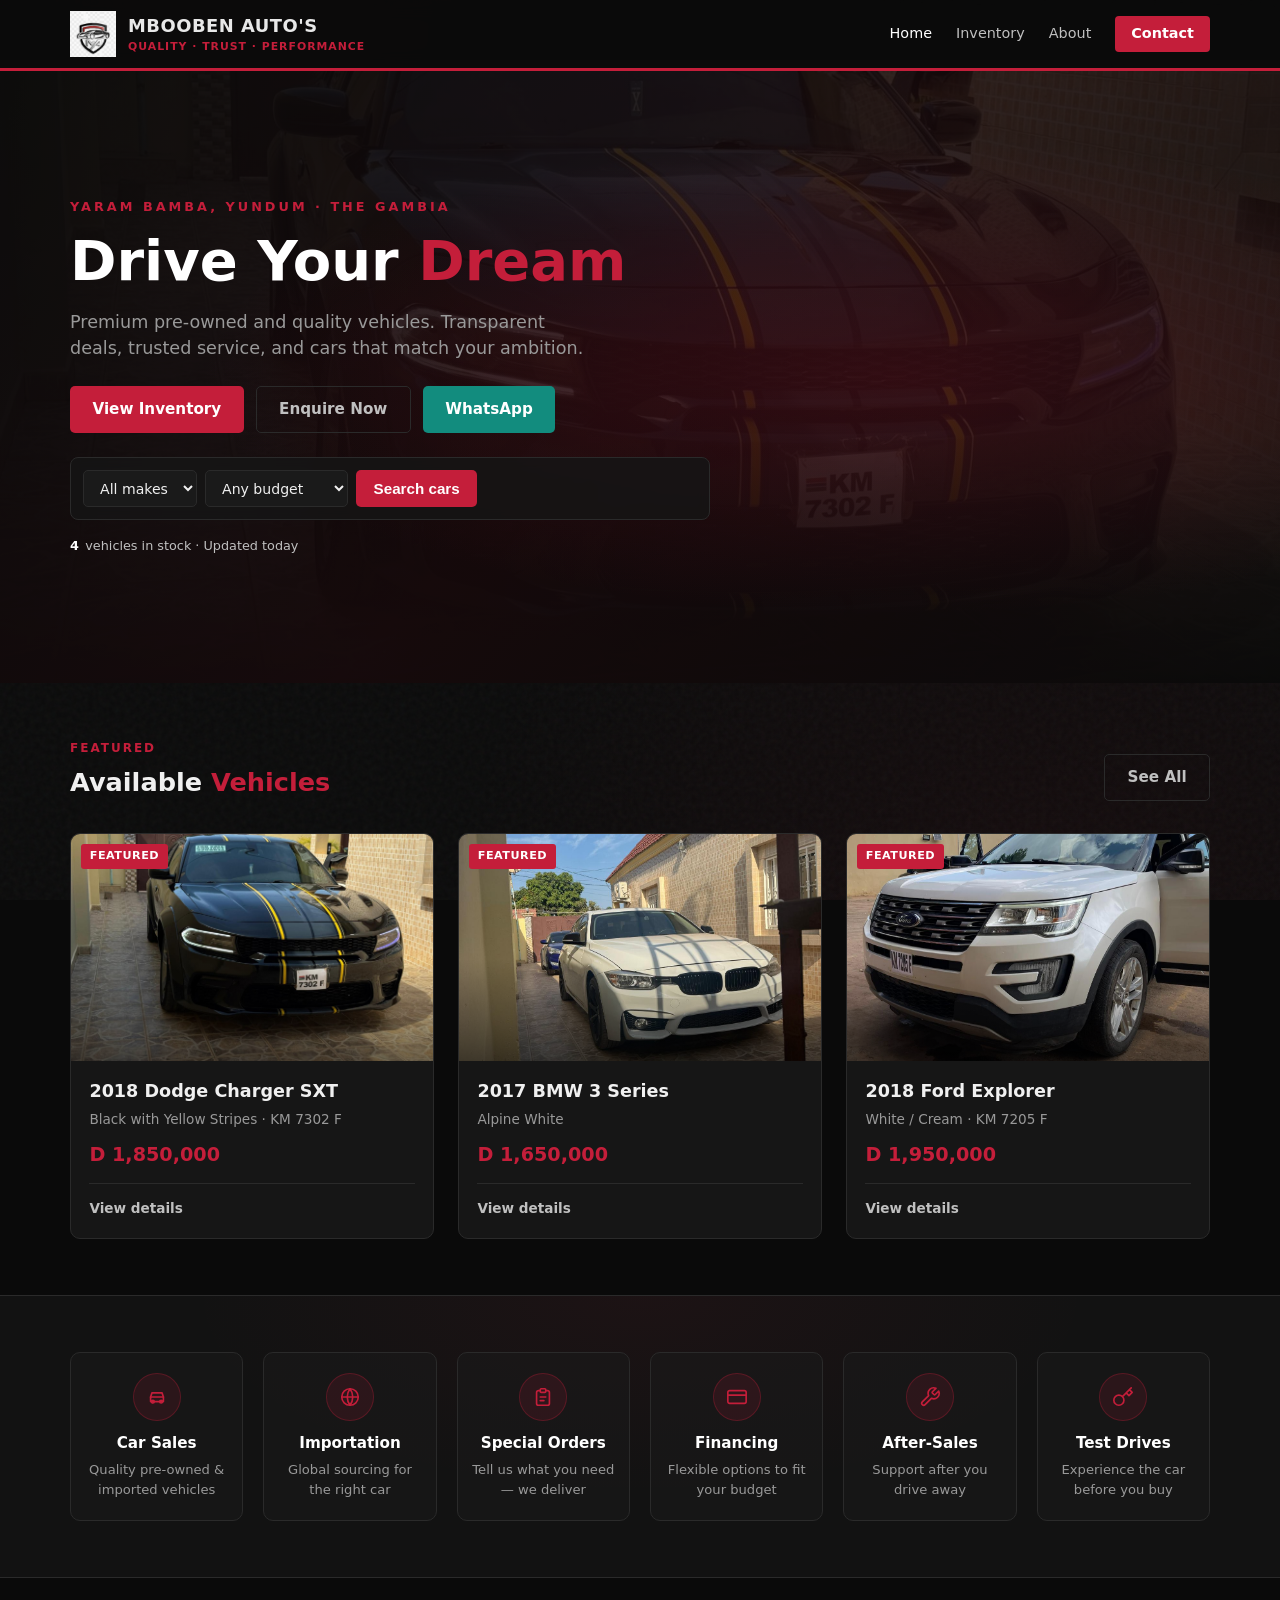
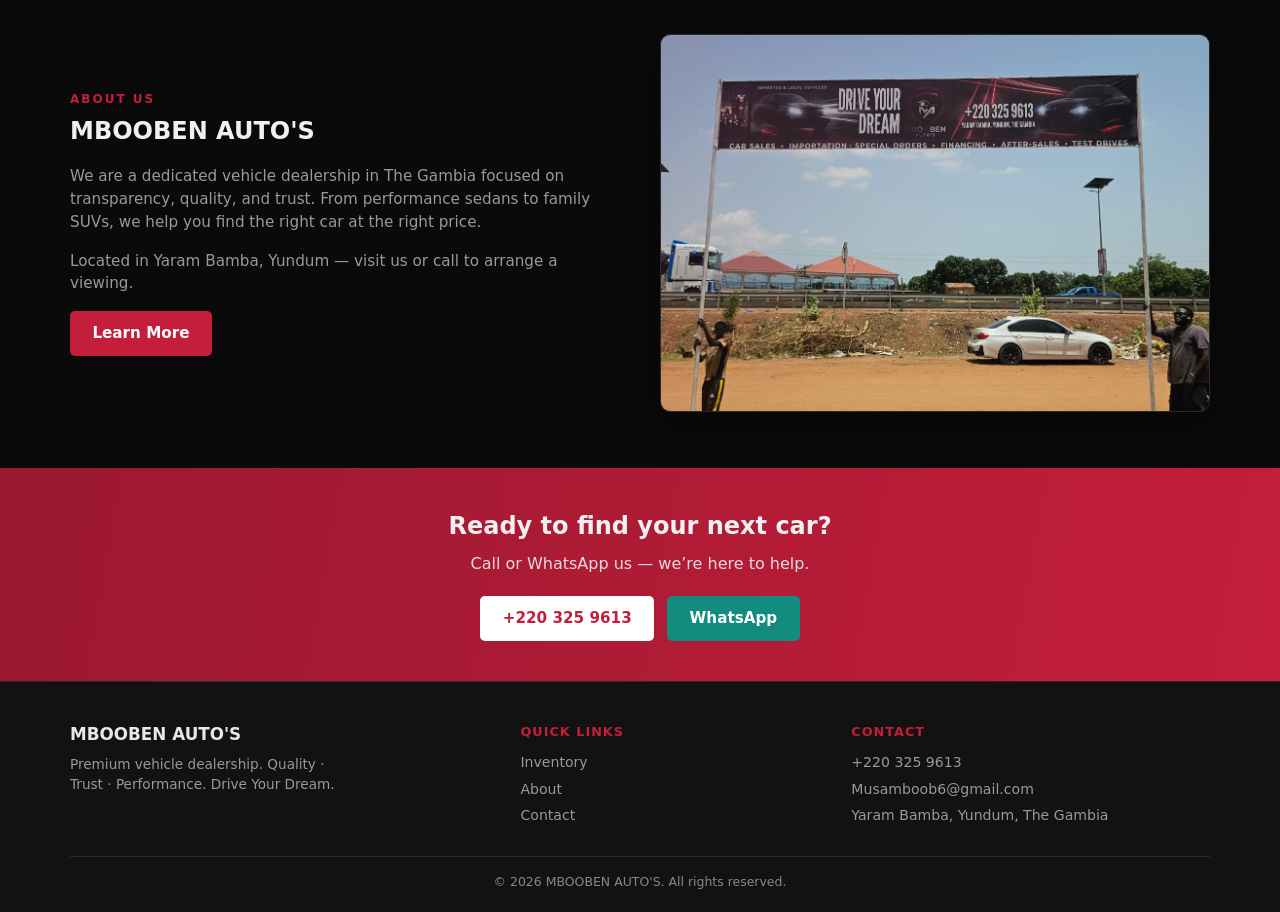
<file: index.html>
<!DOCTYPE html>
<html lang="en">
<head>
  <meta charset="UTF-8" />
  <meta name="viewport" content="width=device-width, initial-scale=1" />
  <title>MBOOBEN AUTO'S — Drive Your Dream | The Gambia</title>
  <meta name="description" content="MBOOBEN AUTO'S — Premium vehicle dealership in Yaram Bamba, Yundum, The Gambia. Quality cars, trust, and performance." />
  <link rel="icon" type="image/png" sizes="32x32" href="public/images/favicon-32.png" />
  <link rel="icon" type="image/png" sizes="16x16" href="public/images/favicon-16.png" />
  <link rel="apple-touch-icon" href="public/images/favicon-180.png" />
  <link rel="stylesheet" href="css/style.css" />
</head>
<body>
  <header class="site-header">
    <div class="container header-inner">
      <a href="index.html" class="logo-link">
        <img class="logo-emblem" src="public/images/logo-emblem.png" alt="MBOOBEN AUTO'S" />
        <div class="brand-text">
          <strong>MBOOBEN AUTO'S</strong>
          <span>QUALITY · TRUST · PERFORMANCE</span>
        </div>
      </a>
      <button class="menu-toggle" id="menuToggle" aria-label="Menu">☰</button>
      <nav class="nav" id="mainNav">
        <a href="index.html" class="active">Home</a>
        <a href="inventory.html">Inventory</a>
        <a href="about.html">About</a>
        <a href="contact.html" class="btn-nav">Contact</a>
      </nav>
    </div>
  </header>

  <section class="hero">
    <div class="hero-bg" style="background-image: url('public/images/charger-2.jpg')"></div>
    <div class="container hero-content">
      <div class="hero-tag animate-in">Yaram Bamba, Yundum · The Gambia</div>
      <h1 class="animate-in delay-1">Drive Your <span>Dream</span></h1>
      <p class="animate-in delay-2">
        Premium pre-owned and quality vehicles. Transparent deals, trusted service,
        and cars that match your ambition.
      </p>
      <div class="hero-actions animate-in delay-2">
        <a href="inventory.html" class="btn btn-primary">View Inventory</a>
        <a href="contact.html" class="btn btn-outline">Enquire Now</a>
        <a href="https://wa.me/2203259613" class="btn btn-wa" target="_blank" rel="noopener">WhatsApp</a>
      </div>
      <form class="quick-search animate-in delay-3" action="inventory.html" method="get">
        <select name="make" aria-label="Make">
          <option value="">All makes</option>
          <option>Dodge</option>
          <option>BMW</option>
          <option>Ford</option>
        </select>
        <select name="budget" aria-label="Budget">
          <option value="">Any budget</option>
          <option value="1500000">Under D 1.5M</option>
          <option value="2000000">Under D 2M</option>
          <option value="3000000">Under D 3M</option>
        </select>
        <button type="submit" class="btn btn-primary">Search cars</button>
      </form>
      <div class="stock-badge animate-in delay-3">
        <strong id="stockCount">4</strong> vehicles in stock · Updated today
      </div>
    </div>
  </section>

  <section class="section">
    <div class="container">
      <div class="section-header">
        <div>
          <div class="section-label">Featured</div>
          <h2>Available <span>Vehicles</span></h2>
        </div>
        <a href="inventory.html" class="btn btn-outline">See All</a>
      </div>
      <div class="cars-grid" id="featuredCars"></div>
    </div>
  </section>

  <section class="section features">
    <div class="container">
      <div class="features-grid">
        <div class="feature-item">
          <div class="feature-icon"><svg viewBox="0 0 24 24"><path d="M5 17h14v-5H5v5z"/><path d="M5 12l1.5-4.5h11L19 12"/><circle cx="7.5" cy="17" r="1.5"/><circle cx="16.5" cy="17" r="1.5"/></svg></div>
          <h4>Car Sales</h4>
          <p>Quality pre-owned &amp; imported vehicles</p>
        </div>
        <div class="feature-item">
          <div class="feature-icon"><svg viewBox="0 0 24 24"><circle cx="12" cy="12" r="9"/><path d="M3 12h18M12 3a15 15 0 0 1 0 18M12 3a15 15 0 0 0 0 18"/></svg></div>
          <h4>Importation</h4>
          <p>Global sourcing for the right car</p>
        </div>
        <div class="feature-item">
          <div class="feature-icon"><svg viewBox="0 0 24 24"><path d="M9 5H7a2 2 0 0 0-2 2v12a2 2 0 0 0 2 2h10a2 2 0 0 0 2-2V7a2 2 0 0 0-2-2h-2"/><rect x="9" y="3" width="6" height="4" rx="1"/><path d="M9 12h6M9 16h4"/></svg></div>
          <h4>Special Orders</h4>
          <p>Tell us what you need — we deliver</p>
        </div>
        <div class="feature-item">
          <div class="feature-icon"><svg viewBox="0 0 24 24"><rect x="2" y="5" width="20" height="14" rx="2"/><path d="M2 10h20"/></svg></div>
          <h4>Financing</h4>
          <p>Flexible options to fit your budget</p>
        </div>
        <div class="feature-item">
          <div class="feature-icon"><svg viewBox="0 0 24 24"><path d="M14.7 6.3a1 1 0 0 0 0 1.4l1.6 1.6a1 1 0 0 0 1.4 0l3.77-3.77a6 6 0 0 1-7.94 7.94l-6.91 6.91a2.12 2.12 0 0 1-3-3l6.91-6.91a6 6 0 0 1 7.94-7.94l-3.76 3.76z"/></svg></div>
          <h4>After-Sales</h4>
          <p>Support after you drive away</p>
        </div>
        <div class="feature-item">
          <div class="feature-icon"><svg viewBox="0 0 24 24"><path d="M21 2l-2 2m-7.61 7.61a5.5 5.5 0 1 1-7.78 7.78 5.5 5.5 0 0 1 7.78-7.78zm0 0L15.5 7.5m0 0l3 3L22 7l-3-3m-3.5 3.5L19 4"/></svg></div>
          <h4>Test Drives</h4>
          <p>Experience the car before you buy</p>
        </div>
      </div>
    </div>
  </section>

  <section class="section">
    <div class="container about-preview">
      <div>
        <div class="section-label">About Us</div>
        <h2>MBOOBEN AUTO'S</h2>
        <p>
          We are a dedicated vehicle dealership in The Gambia focused on transparency,
          quality, and trust. From performance sedans to family SUVs, we help you
          find the right car at the right price.
        </p>
        <p>
          Located in Yaram Bamba, Yundum — visit us or call to arrange a viewing.
        </p>
        <a href="about.html" class="btn btn-primary">Learn More</a>
      </div>
      <div class="img-wrap">
        <img src="public/images/banner-outdoor.jpg" alt="MBOOBEN AUTO'S roadside banner" loading="lazy" />
      </div>
    </div>
  </section>

  <section class="cta-band">
    <div class="container">
      <h2>Ready to find your next car?</h2>
      <p>Call or WhatsApp us — we’re here to help.</p>
      <a href="tel:+2203259613" class="btn">+220 325 9613</a>
      <a href="https://wa.me/2203259613" class="btn" style="margin-left:0.5rem;background:#128C7E;color:#fff" target="_blank" rel="noopener">WhatsApp</a>
    </div>
  </section>

  <footer class="site-footer">
    <div class="container">
      <div class="footer-grid">
        <div class="footer-brand">
          <strong>MBOOBEN AUTO'S</strong>
          <p>Premium vehicle dealership. Quality · Trust · Performance. Drive Your Dream.</p>
        </div>
        <div class="footer-col">
          <h4>Quick Links</h4>
          <a href="inventory.html">Inventory</a>
          <a href="about.html">About</a>
          <a href="contact.html">Contact</a>
        </div>
        <div class="footer-col">
          <h4>Contact</h4>
          <p>+220 325 9613</p>
          <p>Musamboob6@gmail.com</p>
          <p>Yaram Bamba, Yundum, The Gambia</p>
        </div>
      </div>
      <div class="footer-bottom">© 2026 MBOOBEN AUTO'S. All rights reserved.</div>
    </div>
  </footer>

  <div class="mobile-bar">
    <a class="call" href="tel:+2203259613">Call</a>
    <a class="wa" href="https://wa.me/2203259613" target="_blank" rel="noopener">WhatsApp</a>
  </div>

  <script src="js/cars.js"></script>
  <script src="js/main.js"></script>
  <script>
    document.getElementById('stockCount').textContent = CARS.filter(c => c.status === 'available').length;
    document.getElementById('featuredCars').innerHTML = CARS.filter(c => c.featured)
      .map(car => `
        <article class="car-card">
          <a href="car.html?id=${car.id}">
            <div class="car-card-img">
              <img src="public/${car.images[0]}" alt="${car.make} ${car.model}" loading="lazy" />
              ${car.featured ? '<span class="car-badge">Featured</span>' : ''}
            </div>
            <div class="car-card-body">
              <h3>${car.year} ${car.make} ${car.model}</h3>
              <div class="car-meta">${car.color}${car.plate ? ' · ' + car.plate : ''}</div>
              <div class="car-price">${formatPrice(car.price)}</div>
              <div class="car-card-footer">
                <span class="link">View details</span>
              </div>
            </div>
          </a>
        </article>
      `).join('');
  </script>
</body>
</html>
</file>
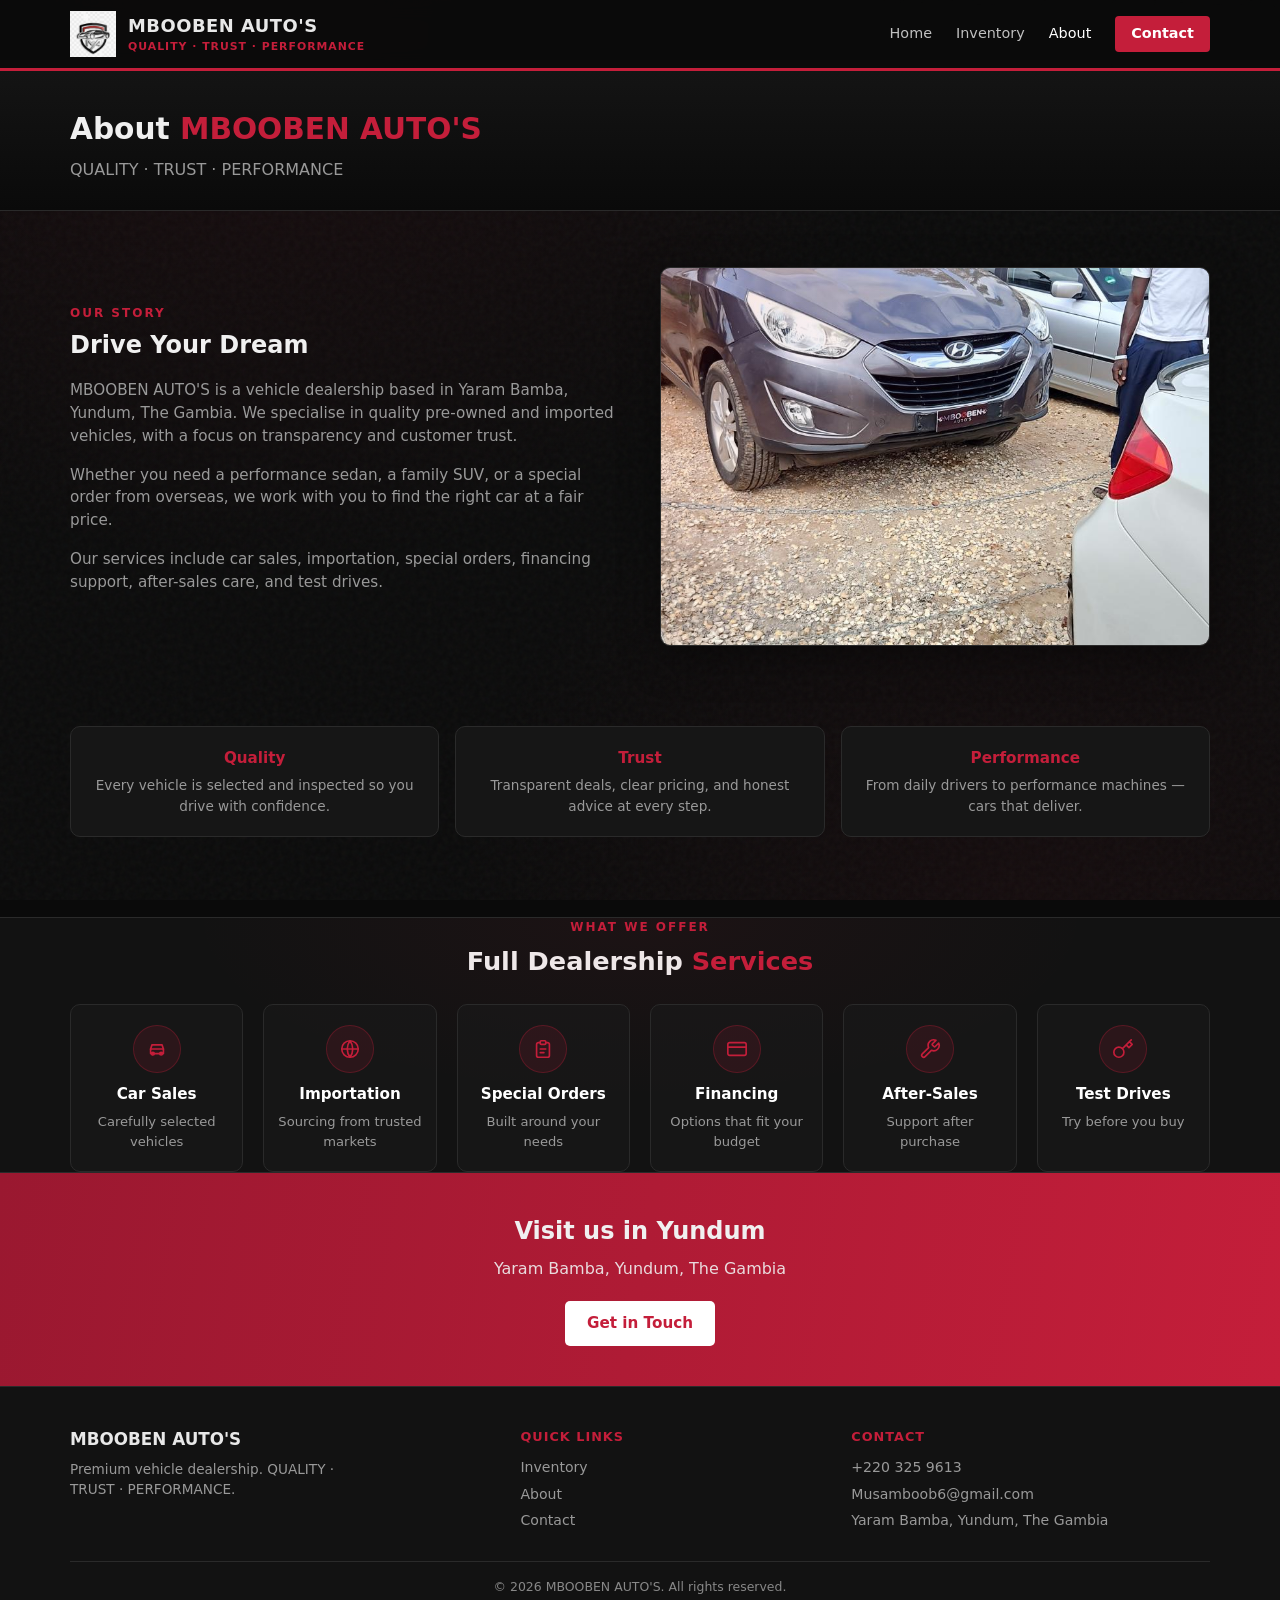
<file: about.html>
<!DOCTYPE html>
<html lang="en">
<head>
  <meta charset="UTF-8" />
  <meta name="viewport" content="width=device-width, initial-scale=1" />
  <title>About — MBOOBEN AUTO'S</title>
  <meta name="description" content="About MBOOBEN AUTO'S — vehicle dealership in Yaram Bamba, Yundum, The Gambia." />
  <link rel="icon" type="image/png" sizes="32x32" href="public/images/favicon-32.png" />
  <link rel="apple-touch-icon" href="public/images/favicon-180.png" />
  <link rel="stylesheet" href="css/style.css" />
</head>
<body>
  <header class="site-header">
    <div class="container header-inner">
      <a href="index.html" class="logo-link">
        <img class="logo-emblem" src="public/images/logo-emblem.png" alt="MBOOBEN AUTO'S" />
        <div class="brand-text">
          <strong>MBOOBEN AUTO'S</strong>
          <span>QUALITY · TRUST · PERFORMANCE</span>
        </div>
      </a>
      <button class="menu-toggle" id="menuToggle" aria-label="Menu">☰</button>
      <nav class="nav" id="mainNav">
        <a href="index.html">Home</a>
        <a href="inventory.html">Inventory</a>
        <a href="about.html" class="active">About</a>
        <a href="contact.html" class="btn-nav">Contact</a>
      </nav>
    </div>
  </header>

  <div class="page-hero">
    <div class="container">
      <h1>About <span>MBOOBEN AUTO'S</span></h1>
      <p>QUALITY · TRUST · PERFORMANCE</p>
    </div>
  </div>

  <section class="section">
    <div class="container about-preview">
      <div>
        <div class="section-label">Our Story</div>
        <h2>Drive Your Dream</h2>
        <p>
          MBOOBEN AUTO'S is a vehicle dealership based in Yaram Bamba, Yundum, The Gambia.
          We specialise in quality pre-owned and imported vehicles, with a focus on
          transparency and customer trust.
        </p>
        <p>
          Whether you need a performance sedan, a family SUV, or a special order from
          overseas, we work with you to find the right car at a fair price.
        </p>
        <p>
          Our services include car sales, importation, special orders, financing support,
          after-sales care, and test drives.
        </p>
      </div>
      <div class="img-wrap">
        <img src="public/images/yard.jpg" alt="MBOOBEN AUTO'S yard" loading="lazy" />
      </div>
    </div>
  </section>

  <section class="section" style="padding-top:0">
    <div class="container">
      <div class="values-grid">
        <div class="value-card">
          <h4>Quality</h4>
          <p>Every vehicle is selected and inspected so you drive with confidence.</p>
        </div>
        <div class="value-card">
          <h4>Trust</h4>
          <p>Transparent deals, clear pricing, and honest advice at every step.</p>
        </div>
        <div class="value-card">
          <h4>Performance</h4>
          <p>From daily drivers to performance machines — cars that deliver.</p>
        </div>
      </div>
    </div>
  </section>

  <section class="features">
    <div class="container">
      <div class="section-header" style="justify-content:center;text-align:center;margin-bottom:1.5rem">
        <div>
          <div class="section-label">What We Offer</div>
          <h2>Full Dealership <span>Services</span></h2>
        </div>
      </div>
      <div class="features-grid">
        <div class="feature-item">
          <div class="feature-icon">
            <svg viewBox="0 0 24 24"><path d="M5 17h14v-5H5v5z"/><path d="M5 12l1.5-4.5h11L19 12"/><circle cx="7.5" cy="17" r="1.5"/><circle cx="16.5" cy="17" r="1.5"/></svg>
          </div>
          <h4>Car Sales</h4>
          <p>Carefully selected vehicles</p>
        </div>
        <div class="feature-item">
          <div class="feature-icon">
            <svg viewBox="0 0 24 24"><circle cx="12" cy="12" r="9"/><path d="M3 12h18M12 3a15 15 0 0 1 0 18M12 3a15 15 0 0 0 0 18"/></svg>
          </div>
          <h4>Importation</h4>
          <p>Sourcing from trusted markets</p>
        </div>
        <div class="feature-item">
          <div class="feature-icon">
            <svg viewBox="0 0 24 24"><path d="M9 5H7a2 2 0 0 0-2 2v12a2 2 0 0 0 2 2h10a2 2 0 0 0 2-2V7a2 2 0 0 0-2-2h-2"/><rect x="9" y="3" width="6" height="4" rx="1"/><path d="M9 12h6M9 16h4"/></svg>
          </div>
          <h4>Special Orders</h4>
          <p>Built around your needs</p>
        </div>
        <div class="feature-item">
          <div class="feature-icon">
            <svg viewBox="0 0 24 24"><rect x="2" y="5" width="20" height="14" rx="2"/><path d="M2 10h20"/></svg>
          </div>
          <h4>Financing</h4>
          <p>Options that fit your budget</p>
        </div>
        <div class="feature-item">
          <div class="feature-icon">
            <svg viewBox="0 0 24 24"><path d="M14.7 6.3a1 1 0 0 0 0 1.4l1.6 1.6a1 1 0 0 0 1.4 0l3.77-3.77a6 6 0 0 1-7.94 7.94l-6.91 6.91a2.12 2.12 0 0 1-3-3l6.91-6.91a6 6 0 0 1 7.94-7.94l-3.76 3.76z"/></svg>
          </div>
          <h4>After-Sales</h4>
          <p>Support after purchase</p>
        </div>
        <div class="feature-item">
          <div class="feature-icon">
            <svg viewBox="0 0 24 24"><path d="M21 2l-2 2m-7.61 7.61a5.5 5.5 0 1 1-7.78 7.78 5.5 5.5 0 0 1 7.78-7.78zm0 0L15.5 7.5m0 0l3 3L22 7l-3-3m-3.5 3.5L19 4"/></svg>
          </div>
          <h4>Test Drives</h4>
          <p>Try before you buy</p>
        </div>
      </div>
    </div>
  </section>

  <section class="cta-band">
    <div class="container">
      <h2>Visit us in Yundum</h2>
      <p>Yaram Bamba, Yundum, The Gambia</p>
      <a href="contact.html" class="btn">Get in Touch</a>
    </div>
  </section>

  <footer class="site-footer">
    <div class="container">
      <div class="footer-grid">
        <div class="footer-brand">
          <strong>MBOOBEN AUTO'S</strong>
          <p>Premium vehicle dealership. QUALITY · TRUST · PERFORMANCE.</p>
        </div>
        <div class="footer-col">
          <h4>Quick Links</h4>
          <a href="inventory.html">Inventory</a>
          <a href="about.html">About</a>
          <a href="contact.html">Contact</a>
        </div>
        <div class="footer-col">
          <h4>Contact</h4>
          <p>+220 325 9613</p>
          <p>Musamboob6@gmail.com</p>
          <p>Yaram Bamba, Yundum, The Gambia</p>
        </div>
      </div>
      <div class="footer-bottom">© 2026 MBOOBEN AUTO'S. All rights reserved.</div>
    </div>
  </footer>
  <script src="js/main.js"></script>

  <div class="mobile-bar">
    <a class="call" href="tel:+2203259613">Call</a>
    <a class="wa" href="https://wa.me/2203259613" target="_blank" rel="noopener">WhatsApp</a>
  </div>
</body>
</html>
</file>
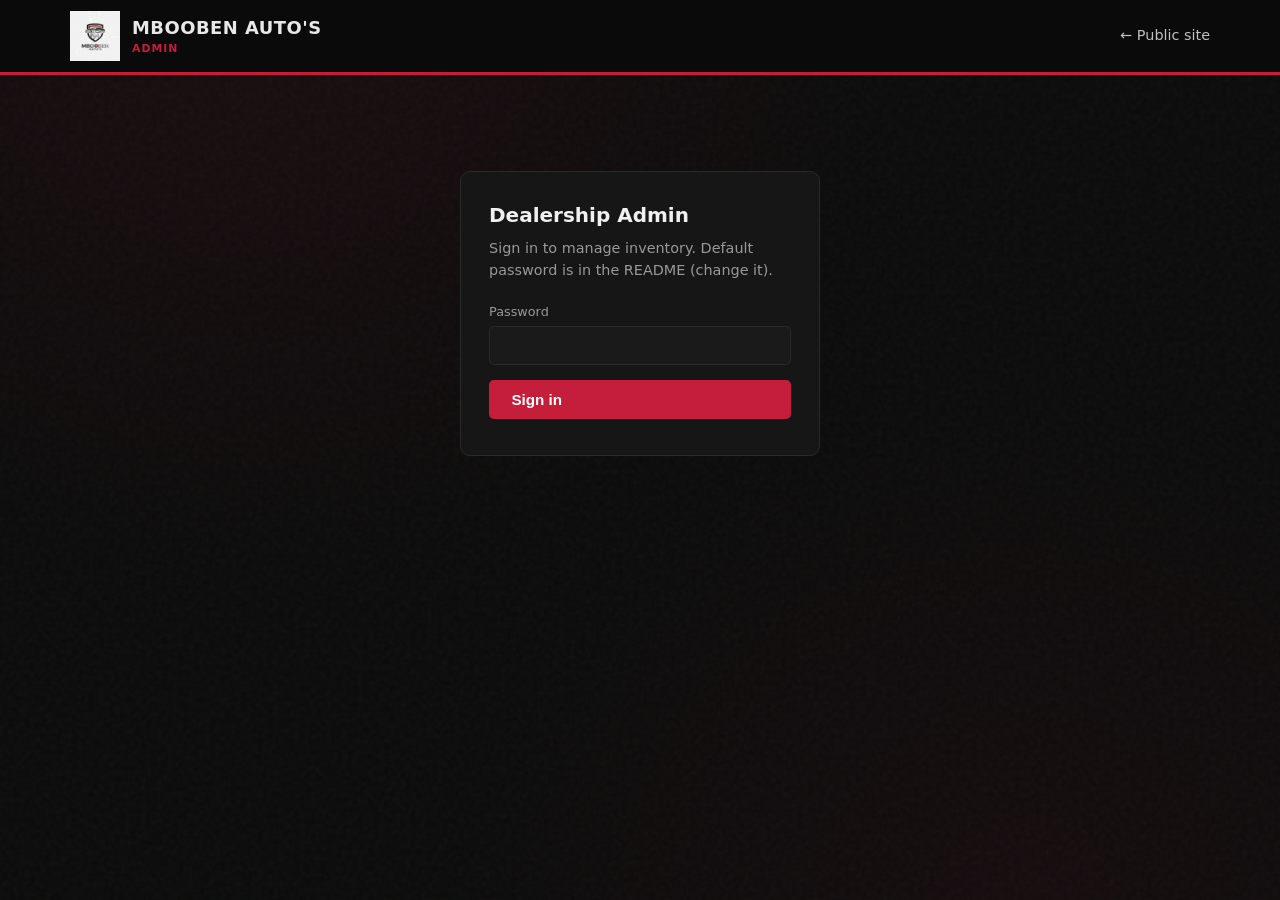
<file: admin.html>
<!DOCTYPE html>
<html lang="en">
<head>
  <meta charset="UTF-8" />
  <meta name="viewport" content="width=device-width, initial-scale=1" />
  <title>Admin — MBOOBEN AUTO'S</title>
  <link rel="stylesheet" href="css/style.css" />
  <style>
    .admin-wrap { max-width: 1000px; margin: 0 auto; padding: 2rem 1rem 3rem; }
    .login-card {
      max-width: 360px; margin: 4rem auto; background: var(--card);
      border: 1px solid var(--border); border-radius: 10px; padding: 1.75rem;
    }
    .login-card h1 { font-size: 1.25rem; margin-bottom: 0.5rem; }
    .login-card p { color: var(--muted); font-size: 0.9rem; margin-bottom: 1.25rem; }
    .stats {
      display: grid; grid-template-columns: repeat(3, 1fr); gap: 1rem; margin-bottom: 1.5rem;
    }
    .stat {
      background: var(--card); border: 1px solid var(--border); border-radius: 8px;
      padding: 1rem; text-align: center;
    }
    .stat strong { display: block; font-size: 1.5rem; color: var(--red); }
    .stat span { font-size: 0.8rem; color: var(--muted); }
    table { width: 100%; border-collapse: collapse; font-size: 0.9rem; }
    th, td { text-align: left; padding: 0.65rem 0.5rem; border-bottom: 1px solid var(--border); }
    th { color: var(--muted); font-size: 0.75rem; text-transform: uppercase; letter-spacing: 0.5px; }
    .status { font-size: 0.75rem; padding: 0.15rem 0.45rem; border-radius: 3px; text-transform: uppercase; }
    .status-available { background: #1b4332; color: #95d5b2; }
    .status-sold { background: #3d0000; color: #f5a3a3; }
    .status-reserved { background: #3d2e00; color: #ffd166; }
    .btn-sm {
      background: var(--dark); border: 1px solid var(--border); color: var(--silver);
      padding: 0.25rem 0.5rem; border-radius: 4px; font-size: 0.8rem; cursor: pointer; margin-right: 0.25rem;
    }
    .btn-sm:hover { border-color: var(--silver); color: #fff; }
    .btn-danger:hover { border-color: var(--red); color: var(--red); }
    .admin-form {
      background: var(--card); border: 1px solid var(--border); border-radius: 10px;
      padding: 1.25rem; margin-top: 2rem;
    }
    .admin-form h2 { font-size: 1.1rem; margin-bottom: 1rem; }
    .form-row { display: grid; grid-template-columns: 1fr 1fr; gap: 0.75rem; }
    .form-row.full { grid-template-columns: 1fr; }
    .toolbar { display: flex; gap: 0.5rem; flex-wrap: wrap; margin-bottom: 1rem; }
    #loginError { color: var(--red); font-size: 0.85rem; margin-top: 0.5rem; }
    @media (max-width: 600px) {
      .stats, .form-row { grid-template-columns: 1fr; }
    }
  </style>
</head>
<body>
  <header class="site-header">
    <div class="container header-inner">
      <a href="index.html" class="logo-link">
        <img src="public/images/logo.png" alt="MBOOBEN AUTO'S" />
        <div class="brand-text">
          <strong>MBOOBEN AUTO'S</strong>
          <span>ADMIN</span>
        </div>
      </a>
      <nav class="nav">
        <a href="index.html">← Public site</a>
      </nav>
    </div>
  </header>

  <!-- LOGIN -->
  <div id="loginBox" class="admin-wrap" style="display:none">
    <div class="login-card">
      <h1>Dealership Admin</h1>
      <p>Sign in to manage inventory. Default password is in the README (change it).</p>
      <form id="loginForm">
        <div class="form-group">
          <label for="password">Password</label>
          <input type="password" id="password" required autocomplete="current-password" />
        </div>
        <button type="submit" class="btn btn-primary" style="width:100%">Sign in</button>
        <div id="loginError"></div>
      </form>
    </div>
  </div>

  <!-- APP -->
  <div id="adminApp" class="admin-wrap" style="display:none">
    <div style="display:flex;justify-content:space-between;align-items:center;margin-bottom:1.5rem;flex-wrap:wrap;gap:0.75rem">
      <div>
        <h1 style="font-size:1.4rem">Inventory management</h1>
        <p style="color:var(--muted);font-size:0.9rem">Add, edit, or remove vehicles. Data saved in this browser (localStorage).</p>
      </div>
      <div class="toolbar">
        <button type="button" class="btn btn-outline" id="exportBtn">Export JSON</button>
        <button type="button" class="btn btn-outline" id="logoutBtn">Log out</button>
      </div>
    </div>

    <div class="stats">
      <div class="stat"><strong id="carCount">0</strong><span>Total vehicles</span></div>
      <div class="stat"><strong id="availableCount">0</strong><span>Available</span></div>
      <div class="stat"><strong>GMD</strong><span>Currency</span></div>
    </div>

    <div style="overflow-x:auto">
      <table>
        <thead>
          <tr>
            <th>Vehicle</th>
            <th>Price</th>
            <th>Status</th>
            <th>Featured</th>
            <th>Actions</th>
          </tr>
        </thead>
        <tbody id="carsTableBody"></tbody>
      </table>
    </div>

    <div class="admin-form" id="carFormWrap">
      <h2 id="formTitle">Add vehicle</h2>
      <form id="carForm">
        <input type="hidden" id="editIndex" value="" />
        <div class="form-row">
          <div class="form-group">
            <label for="f_make">Make</label>
            <input id="f_make" required placeholder="e.g. Dodge" />
          </div>
          <div class="form-group">
            <label for="f_model">Model</label>
            <input id="f_model" required placeholder="e.g. Charger SXT" />
          </div>
        </div>
        <div class="form-row">
          <div class="form-group">
            <label for="f_year">Year</label>
            <input id="f_year" type="number" placeholder="2018" />
          </div>
          <div class="form-group">
            <label for="f_price">Price (GMD)</label>
            <input id="f_price" type="number" required placeholder="1850000" />
          </div>
        </div>
        <div class="form-row">
          <div class="form-group">
            <label for="f_color">Colour</label>
            <input id="f_color" placeholder="Black with Yellow Stripes" />
          </div>
          <div class="form-group">
            <label for="f_plate">Plate</label>
            <input id="f_plate" placeholder="KM 7302 F" />
          </div>
        </div>
        <div class="form-row">
          <div class="form-group">
            <label for="f_status">Status</label>
            <select id="f_status">
              <option value="available">Available</option>
              <option value="reserved">Reserved</option>
              <option value="sold">Sold</option>
            </select>
          </div>
          <div class="form-group">
            <label for="f_id">ID (optional)</label>
            <input id="f_id" placeholder="auto-generated if empty" />
          </div>
        </div>
        <div class="form-group">
          <label><input type="checkbox" id="f_featured" /> Featured on homepage</label>
        </div>
        <div class="form-group">
          <label for="f_images">Image paths (one per line, relative to public/)</label>
          <textarea id="f_images" rows="3" placeholder="images/charger-2.jpg"></textarea>
        </div>
        <div class="form-group">
          <label for="f_description">Description</label>
          <textarea id="f_description" rows="3"></textarea>
        </div>
        <div class="toolbar">
          <button type="submit" class="btn btn-primary">Save vehicle</button>
          <button type="button" class="btn btn-outline" id="resetFormBtn">Clear form</button>
        </div>
      </form>
    </div>

    <p style="margin-top:2rem;color:var(--muted);font-size:0.85rem">
      <strong>Supabase:</strong> When you add your project URL and anon key in
      <code>js/supabase-config.js</code> and run <code>supabase/schema.sql</code>,
      we can switch this admin to save to the cloud. Until then, data stays in this browser.
    </p>
  </div>

  <script src="js/cars.js"></script>
  <script src="js/supabase-config.js"></script>
  <script src="js/admin.js"></script>
</body>
</html>
</file>
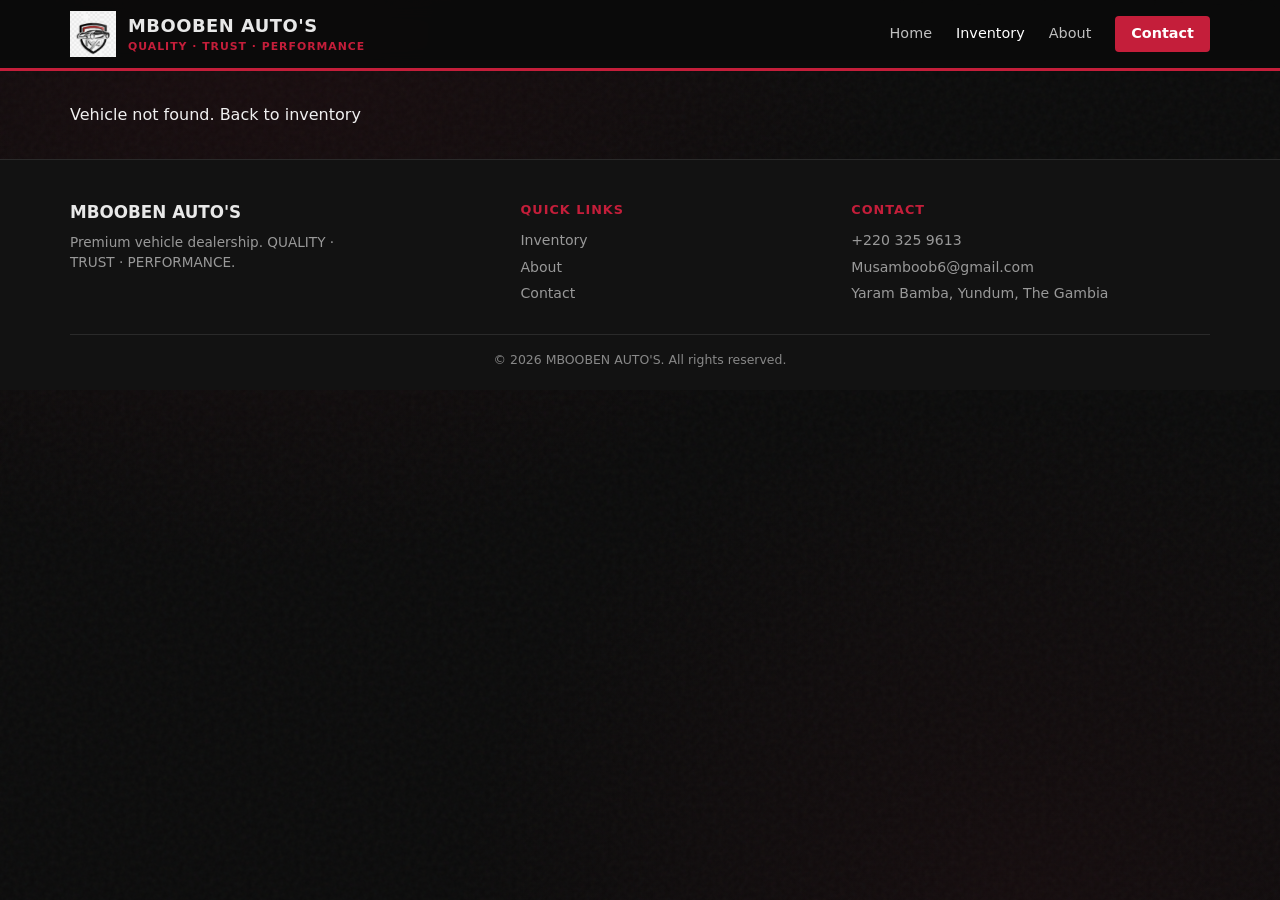
<file: car.html>
<!DOCTYPE html>
<html lang="en">
<head>
  <meta charset="UTF-8" />
  <meta name="viewport" content="width=device-width, initial-scale=1" />
  <title>Vehicle Details — MBOOBEN AUTO'S</title>
  <link rel="icon" type="image/png" sizes="32x32" href="public/images/favicon-32.png" />
  <link rel="apple-touch-icon" href="public/images/favicon-180.png" />
  <link rel="stylesheet" href="css/style.css" />
</head>
<body>
  <header class="site-header">
    <div class="container header-inner">
      <a href="index.html" class="logo-link">
        <img class="logo-emblem" src="public/images/logo-emblem.png" alt="MBOOBEN AUTO'S" />
        <div class="brand-text">
          <strong>MBOOBEN AUTO'S</strong>
          <span>QUALITY · TRUST · PERFORMANCE</span>
        </div>
      </a>
      <button class="menu-toggle" id="menuToggle" aria-label="Menu">☰</button>
      <nav class="nav" id="mainNav">
        <a href="index.html">Home</a>
        <a href="inventory.html" class="active">Inventory</a>
        <a href="about.html">About</a>
        <a href="contact.html" class="btn-nav">Contact</a>
      </nav>
    </div>
  </header>

  <div class="container detail-layout" id="carDetail">
    <p style="color:var(--muted)">Loading…</p>
  </div>

  <footer class="site-footer">
    <div class="container">
      <div class="footer-grid">
        <div class="footer-brand">
          <strong>MBOOBEN AUTO'S</strong>
          <p>Premium vehicle dealership. QUALITY · TRUST · PERFORMANCE.</p>
        </div>
        <div class="footer-col">
          <h4>Quick Links</h4>
          <a href="inventory.html">Inventory</a>
          <a href="about.html">About</a>
          <a href="contact.html">Contact</a>
        </div>
        <div class="footer-col">
          <h4>Contact</h4>
          <p>+220 325 9613</p>
          <p>Musamboob6@gmail.com</p>
          <p>Yaram Bamba, Yundum, The Gambia</p>
        </div>
      </div>
      <div class="footer-bottom">© 2026 MBOOBEN AUTO'S. All rights reserved.</div>
    </div>
  </footer>

  <script src="js/cars.js"></script>
  <script src="js/main.js"></script>
  <script>
    const params = new URLSearchParams(location.search);
    const car = getCarById(params.get('id'));
    const el = document.getElementById('carDetail');

    if (!car) {
      el.innerHTML = '<p>Vehicle not found. <a href="inventory.html">Back to inventory</a></p>';
    } else {
      document.title = `${car.year} ${car.make} ${car.model} — MBOOBEN AUTO'S`;
      let current = 0;
      el.innerHTML = `
        <div>
          <div class="gallery-main">
            <img id="mainImg" src="public/${car.images[0]}" alt="${car.make} ${car.model}" />
          </div>
          <div class="gallery-thumbs" id="thumbs">
            ${car.images.map((img, i) => `
              <button type="button" class="${i === 0 ? 'active' : ''}" data-i="${i}">
                <img src="public/${img}" alt="" />
              </button>
            `).join('')}
          </div>
        </div>
        <div class="detail-info">
          <div class="section-label">${car.status === 'available' ? 'Available' : car.status}</div>
          <h1>${car.year} ${car.make} ${car.model}</h1>
          <div class="detail-price">${formatPrice(car.price)}</div>
          <div class="spec-list">
            <div class="spec-item"><label>Colour</label><span>${car.color}</span></div>
            <div class="spec-item"><label>Year</label><span>${car.year}</span></div>
            <div class="spec-item"><label>Transmission</label><span>${car.transmission}</span></div>
            <div class="spec-item"><label>Fuel</label><span>${car.fuel}</span></div>
            ${car.plate ? `<div class="spec-item"><label>Plate</label><span>${car.plate}</span></div>` : ''}
          </div>
          <p class="detail-desc">${car.description}</p>
          <div class="contact-actions">
            <a class="btn btn-primary" href="tel:+2203259613">Call +220 325 9613</a>
            <a class="btn btn-outline" href="https://wa.me/2203259613?text=${encodeURIComponent('Hi, I am interested in the ' + car.year + ' ' + car.make + ' ' + car.model)}" target="_blank" rel="noopener">WhatsApp Enquiry</a>
            <a class="btn btn-outline" href="contact.html?car=${car.id}">Send Message</a>
          </div>
        </div>
      `;
      document.getElementById('thumbs').addEventListener('click', e => {
        const btn = e.target.closest('button');
        if (!btn) return;
        current = +btn.dataset.i;
        document.getElementById('mainImg').src = 'public/' + car.images[current];
        document.querySelectorAll('#thumbs button').forEach(b => b.classList.remove('active'));
        btn.classList.add('active');
      });
    }
  </script>

  <div class="mobile-bar">
    <a class="call" href="tel:+2203259613">Call</a>
    <a class="wa" href="https://wa.me/2203259613" target="_blank" rel="noopener">WhatsApp</a>
  </div>
</body>
</html>
</file>
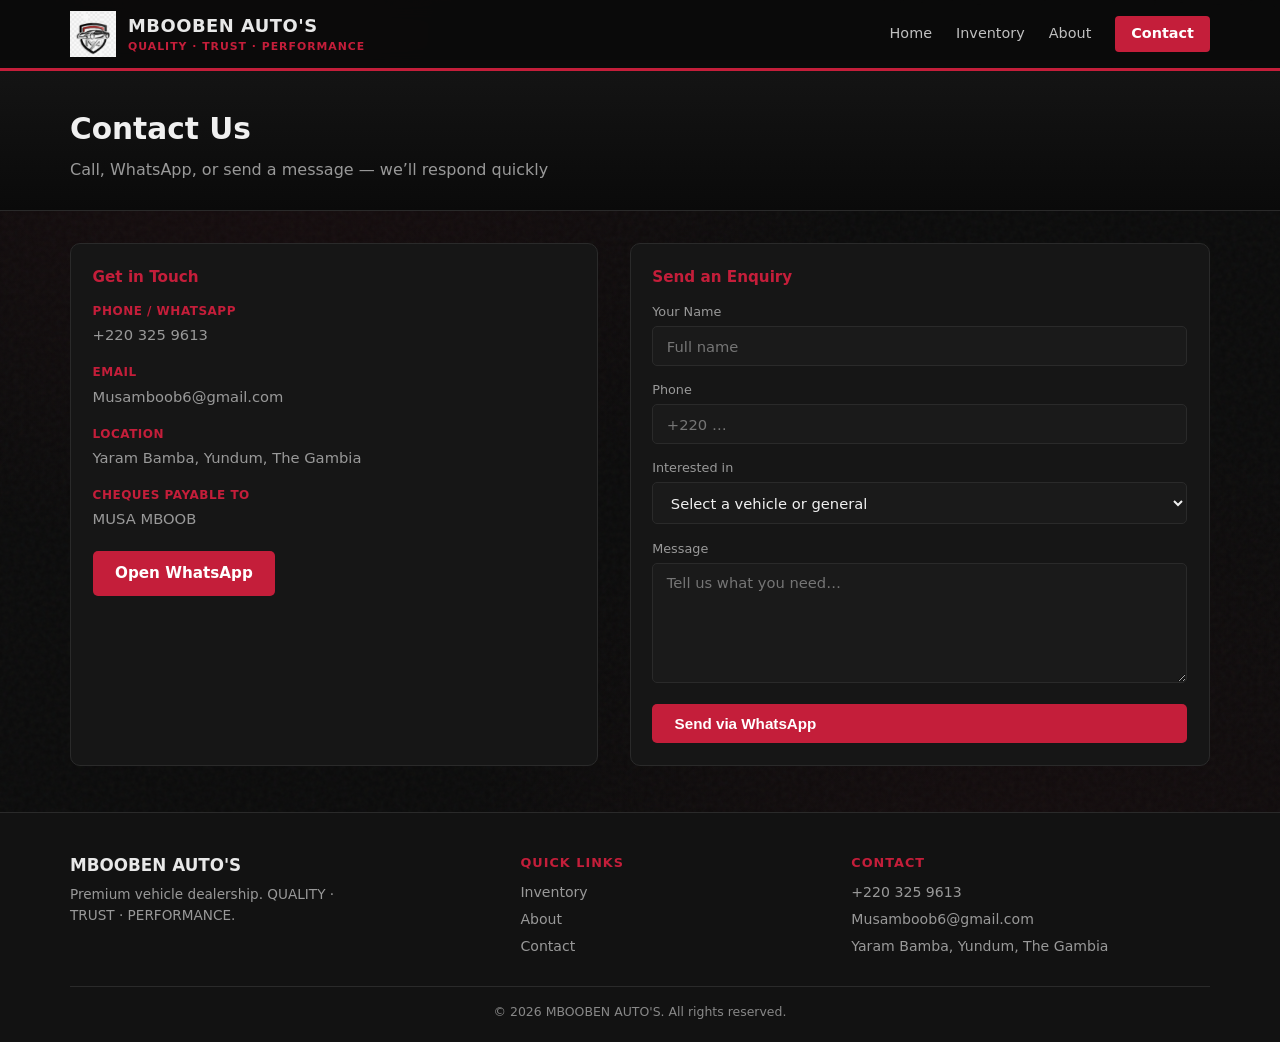
<file: contact.html>
<!DOCTYPE html>
<html lang="en">
<head>
  <meta charset="UTF-8" />
  <meta name="viewport" content="width=device-width, initial-scale=1" />
  <title>Contact — MBOOBEN AUTO'S</title>
  <link rel="icon" type="image/png" sizes="32x32" href="public/images/favicon-32.png" />
  <link rel="apple-touch-icon" href="public/images/favicon-180.png" />
  <link rel="stylesheet" href="css/style.css" />
</head>
<body>
  <header class="site-header">
    <div class="container header-inner">
      <a href="index.html" class="logo-link">
        <img class="logo-emblem" src="public/images/logo-emblem.png" alt="MBOOBEN AUTO'S" />
        <div class="brand-text">
          <strong>MBOOBEN AUTO'S</strong>
          <span>QUALITY · TRUST · PERFORMANCE</span>
        </div>
      </a>
      <button class="menu-toggle" id="menuToggle" aria-label="Menu">☰</button>
      <nav class="nav" id="mainNav">
        <a href="index.html">Home</a>
        <a href="inventory.html">Inventory</a>
        <a href="about.html">About</a>
        <a href="contact.html" class="active btn-nav">Contact</a>
      </nav>
    </div>
  </header>

  <div class="page-hero">
    <div class="container">
      <h1>Contact Us</h1>
      <p>Call, WhatsApp, or send a message — we’ll respond quickly</p>
    </div>
  </div>

  <div class="container contact-grid">
    <div class="contact-card">
      <h3>Get in Touch</h3>
      <div class="contact-row">
        <div>
          <strong>Phone / WhatsApp</strong>
          <a href="tel:+2203259613">+220 325 9613</a>
        </div>
      </div>
      <div class="contact-row">
        <div>
          <strong>Email</strong>
          <a href="mailto:Musamboob6@gmail.com">Musamboob6@gmail.com</a>
        </div>
      </div>
      <div class="contact-row">
        <div>
          <strong>Location</strong>
          <span>Yaram Bamba, Yundum, The Gambia</span>
        </div>
      </div>
      <div class="contact-row">
        <div>
          <strong>Cheques payable to</strong>
          <span>MUSA MBOOB</span>
        </div>
      </div>
      <p style="margin-top:1.25rem">
        <a class="btn btn-primary" href="https://wa.me/2203259613" target="_blank" rel="noopener">Open WhatsApp</a>
      </p>
    </div>

    <div class="contact-card">
      <h3>Send an Enquiry</h3>
      <form id="enquiryForm">
        <div class="form-group">
          <label for="name">Your Name</label>
          <input type="text" id="name" name="name" required placeholder="Full name" />
        </div>
        <div class="form-group">
          <label for="phone">Phone</label>
          <input type="tel" id="phone" name="phone" required placeholder="+220 …" />
        </div>
        <div class="form-group">
          <label for="interest">Interested in</label>
          <select id="interest" name="interest">
            <option value="">Select a vehicle or general</option>
            <option value="Dodge Charger">Dodge Charger SXT</option>
            <option value="BMW 3 Series">BMW 3 Series</option>
            <option value="Ford Explorer White">Ford Explorer (White)</option>
            <option value="Ford Explorer Blue">Ford Explorer (Blue)</option>
            <option value="Special Order">Special Order / Import</option>
            <option value="Other">Other</option>
          </select>
        </div>
        <div class="form-group">
          <label for="message">Message</label>
          <textarea id="message" name="message" placeholder="Tell us what you need…"></textarea>
        </div>
        <button type="submit" class="btn btn-primary" style="width:100%">Send via WhatsApp</button>
      </form>
    </div>
  </div>

  <footer class="site-footer">
    <div class="container">
      <div class="footer-grid">
        <div class="footer-brand">
          <strong>MBOOBEN AUTO'S</strong>
          <p>Premium vehicle dealership. QUALITY · TRUST · PERFORMANCE.</p>
        </div>
        <div class="footer-col">
          <h4>Quick Links</h4>
          <a href="inventory.html">Inventory</a>
          <a href="about.html">About</a>
          <a href="contact.html">Contact</a>
        </div>
        <div class="footer-col">
          <h4>Contact</h4>
          <p>+220 325 9613</p>
          <p>Musamboob6@gmail.com</p>
          <p>Yaram Bamba, Yundum, The Gambia</p>
        </div>
      </div>
      <div class="footer-bottom">© 2026 MBOOBEN AUTO'S. All rights reserved.</div>
    </div>
  </footer>

  <script src="js/main.js"></script>
  <script>
    // Pre-select car from URL
    const carParam = new URLSearchParams(location.search).get('car');
    if (carParam) {
      const map = {
        'charger-black': 'Dodge Charger',
        'bmw-white': 'BMW 3 Series',
        'explorer-white': 'Ford Explorer White',
        'explorer-blue': 'Ford Explorer Blue'
      };
      if (map[carParam]) document.getElementById('interest').value = map[carParam];
    }

    document.getElementById('enquiryForm').addEventListener('submit', e => {
      e.preventDefault();
      const name = document.getElementById('name').value.trim();
      const phone = document.getElementById('phone').value.trim();
      const interest = document.getElementById('interest').value;
      const message = document.getElementById('message').value.trim();
      let text = `Hello MBOOBEN AUTO'S,\n\nName: ${name}\nPhone: ${phone}`;
      if (interest) text += `\nInterested in: ${interest}`;
      if (message) text += `\n\nMessage: ${message}`;
      window.open('https://wa.me/2203259613?text=' + encodeURIComponent(text), '_blank');
    });
  </script>

  <div class="mobile-bar">
    <a class="call" href="tel:+2203259613">Call</a>
    <a class="wa" href="https://wa.me/2203259613" target="_blank" rel="noopener">WhatsApp</a>
  </div>
</body>
</html>
</file>
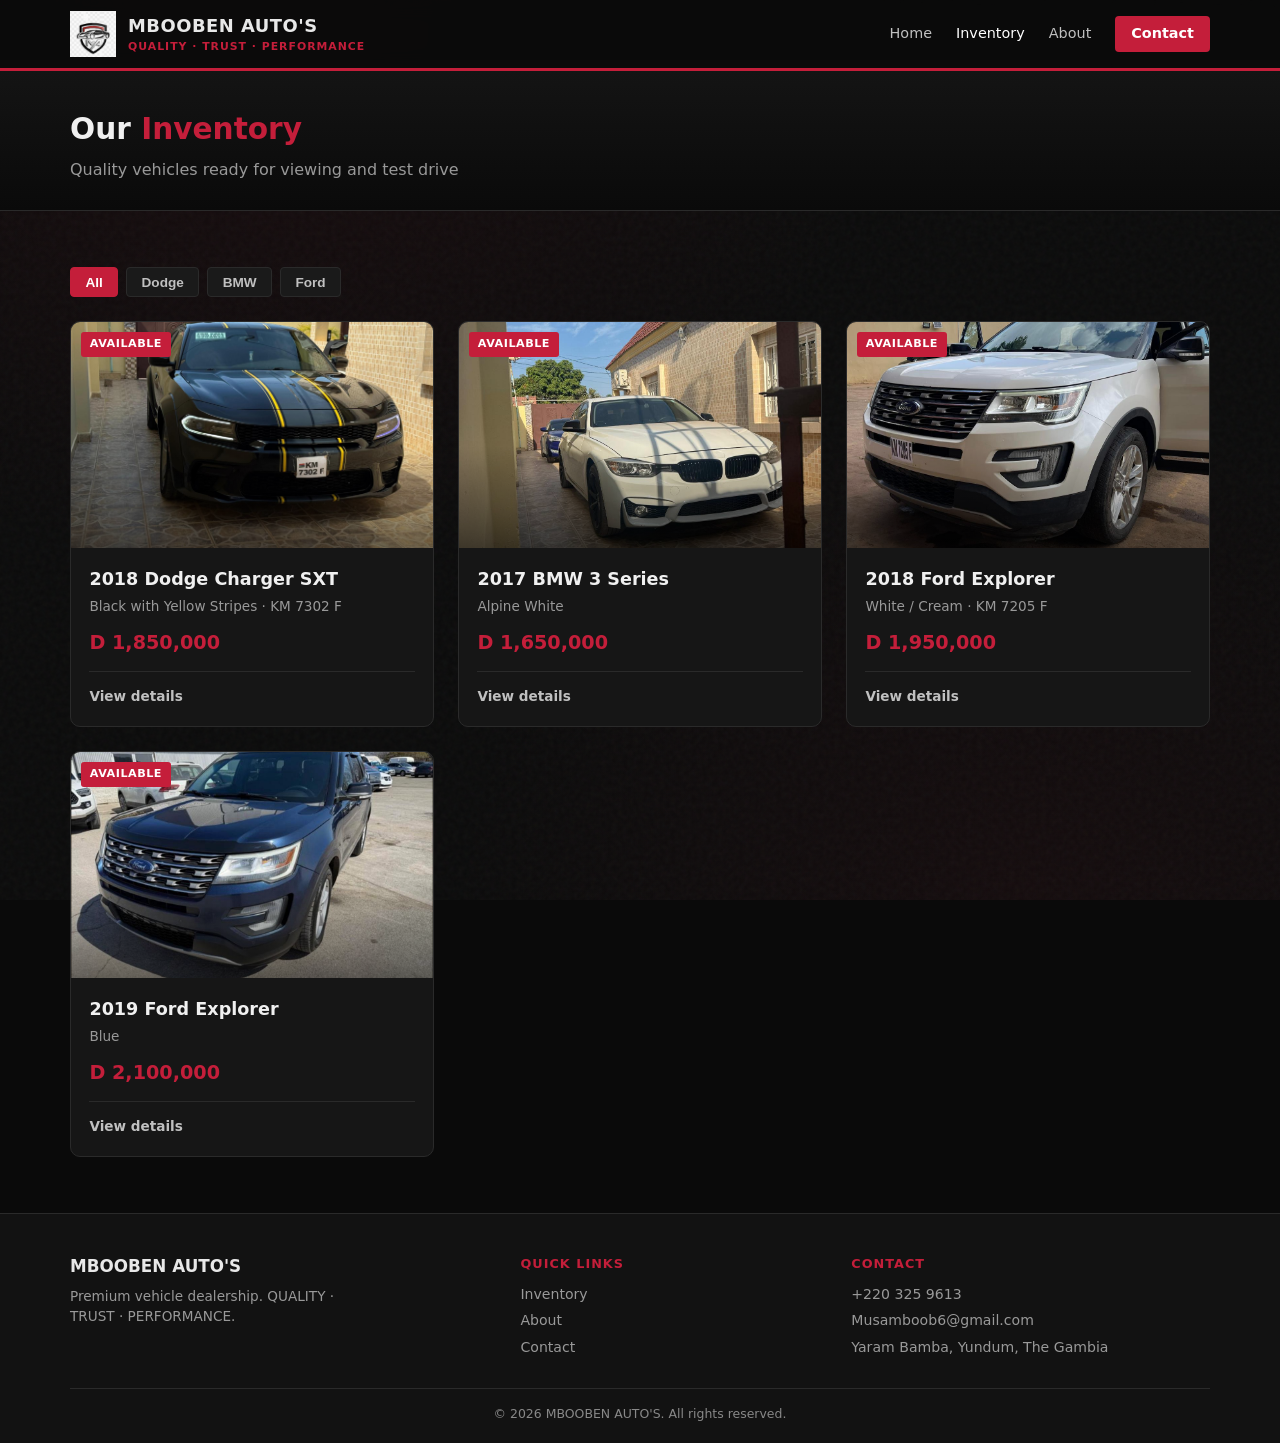
<file: inventory.html>
<!DOCTYPE html>
<html lang="en">
<head>
  <meta charset="UTF-8" />
  <meta name="viewport" content="width=device-width, initial-scale=1" />
  <title>Inventory — MBOOBEN AUTO'S</title>
  <meta name="description" content="Browse available vehicles at MBOOBEN AUTO'S in Yundum, The Gambia." />
  <link rel="icon" type="image/png" sizes="32x32" href="public/images/favicon-32.png" />
  <link rel="apple-touch-icon" href="public/images/favicon-180.png" />
  <link rel="stylesheet" href="css/style.css" />
</head>
<body>
  <header class="site-header">
    <div class="container header-inner">
      <a href="index.html" class="logo-link">
        <img class="logo-emblem" src="public/images/logo-emblem.png" alt="MBOOBEN AUTO'S" />
        <div class="brand-text">
          <strong>MBOOBEN AUTO'S</strong>
          <span>QUALITY · TRUST · PERFORMANCE</span>
        </div>
      </a>
      <button class="menu-toggle" id="menuToggle" aria-label="Menu">☰</button>
      <nav class="nav" id="mainNav">
        <a href="index.html">Home</a>
        <a href="inventory.html" class="active">Inventory</a>
        <a href="about.html">About</a>
        <a href="contact.html" class="btn-nav">Contact</a>
      </nav>
    </div>
  </header>

  <div class="page-hero">
    <div class="container">
      <h1>Our <span>Inventory</span></h1>
      <p>Quality vehicles ready for viewing and test drive</p>
    </div>
  </div>

  <section class="section">
    <div class="container">
      <div class="filters" id="filters">
        <button class="filter-btn active" data-filter="all">All</button>
        <button class="filter-btn" data-filter="Dodge">Dodge</button>
        <button class="filter-btn" data-filter="BMW">BMW</button>
        <button class="filter-btn" data-filter="Ford">Ford</button>
      </div>
      <div class="cars-grid" id="inventoryGrid"></div>
    </div>
  </section>

  <footer class="site-footer">
    <div class="container">
      <div class="footer-grid">
        <div class="footer-brand">
          <strong>MBOOBEN AUTO'S</strong>
          <p>Premium vehicle dealership. QUALITY · TRUST · PERFORMANCE.</p>
        </div>
        <div class="footer-col">
          <h4>Quick Links</h4>
          <a href="inventory.html">Inventory</a>
          <a href="about.html">About</a>
          <a href="contact.html">Contact</a>
        </div>
        <div class="footer-col">
          <h4>Contact</h4>
          <p>+220 325 9613</p>
          <p>Musamboob6@gmail.com</p>
          <p>Yaram Bamba, Yundum, The Gambia</p>
        </div>
      </div>
      <div class="footer-bottom">© 2026 MBOOBEN AUTO'S. All rights reserved.</div>
    </div>
  </footer>

  <script src="js/cars.js"></script>
  <script src="js/main.js"></script>
  <script>
    function renderCars(filter) {
      const list = filter === 'all' ? CARS : CARS.filter(c => c.make === filter);
      document.getElementById('inventoryGrid').innerHTML = list.map(car => `
        <article class="car-card">
          <a href="car.html?id=${car.id}">
            <div class="car-card-img">
              <img src="public/${car.images[0]}" alt="${car.make} ${car.model}" loading="lazy" />
              ${car.status === 'available' ? '<span class="car-badge">Available</span>' : ''}
            </div>
            <div class="car-card-body">
              <h3>${car.year} ${car.make} ${car.model}</h3>
              <div class="car-meta">${car.color}${car.plate ? ' · ' + car.plate : ''}</div>
              <div class="car-price">${formatPrice(car.price)}</div>
              <div class="car-card-footer">
                <span class="link">View details</span>
              </div>
            </div>
          </a>
        </article>
      `).join('') || '<p style="color:var(--muted)">No vehicles in this category.</p>';
    }
    renderCars('all');
    document.querySelectorAll('.filter-btn').forEach(btn => {
      btn.addEventListener('click', () => {
        document.querySelectorAll('.filter-btn').forEach(b => b.classList.remove('active'));
        btn.classList.add('active');
        renderCars(btn.dataset.filter);
      });
    });
  </script>

  <div class="mobile-bar">
    <a class="call" href="tel:+2203259613">Call</a>
    <a class="wa" href="https://wa.me/2203259613" target="_blank" rel="noopener">WhatsApp</a>
  </div>
</body>
</html>
</file>
<file: css/style.css>
/* MBOOBEN AUTO'S — Brand Styles (original layout + upgrades) */
:root {
  --black: #0a0a0a;
  --charcoal: #121212;
  --dark: #1a1a1a;
  --silver: #c0c0c0;
  --light-silver: #e8e8e8;
  --red: #c41e3a;
  --red-dark: #9a1830;
  --gray: #888;
  --text: #f0f0f0;
  --muted: #999;
  --card: #161616;
  --border: #2a2a2a;
}

* { box-sizing: border-box; margin: 0; padding: 0; }
html { scroll-behavior: smooth; }
body {
  font-family: 'Segoe UI', system-ui, -apple-system, sans-serif;
  background: var(--black);
  color: var(--text);
  line-height: 1.5;
  min-height: 100vh;
  background-image:
    radial-gradient(ellipse at 20% 0%, rgba(196,30,58,0.08), transparent 45%),
    radial-gradient(ellipse at 80% 100%, rgba(196,30,58,0.05), transparent 40%),
    url("data:image/svg+xml,%3Csvg viewBox='0 0 200 200' xmlns='http://www.w3.org/2000/svg'%3E%3Cfilter id='n'%3E%3CfeTurbulence type='fractalNoise' baseFrequency='0.85' numOctaves='4' stitchTiles='stitch'/%3E%3C/filter%3E%3Crect width='100%25' height='100%25' filter='url(%23n)' opacity='0.04'/%3E%3C/svg%3E");
  background-attachment: fixed;
}

a { color: inherit; text-decoration: none; }
img { max-width: 100%; display: block; }
ul { list-style: none; }

.container { width: min(1140px, 92%); margin: 0 auto; }

@keyframes fadeUp {
  from { opacity: 0; transform: translateY(18px); }
  to { opacity: 1; transform: translateY(0); }
}
@keyframes fadeIn {
  from { opacity: 0; }
  to { opacity: 1; }
}
.animate-in { animation: fadeUp 0.55s ease forwards; }
.delay-1 { animation-delay: 0.1s; opacity: 0; }
.delay-2 { animation-delay: 0.2s; opacity: 0; }
.delay-3 { animation-delay: 0.3s; opacity: 0; }

.site-header {
  background: rgba(10,10,10,0.92);
  backdrop-filter: blur(10px);
  border-bottom: 3px solid var(--red);
  position: sticky;
  top: 0;
  z-index: 100;
}
.header-inner {
  display: flex;
  align-items: center;
  justify-content: space-between;
  padding: 0.7rem 0;
  gap: 1rem;
}
.logo-link {
  display: flex;
  align-items: center;
  gap: 0.75rem;
}
.logo-link img {
  height: 50px;
  width: auto;
  object-fit: contain;
}
.logo-link .logo-emblem {
  height: 46px;
  width: 46px;
}
.brand-text {
  display: flex;
  flex-direction: column;
}
.brand-text strong {
  font-size: 1.12rem;
  letter-spacing: 0.5px;
  color: var(--light-silver);
}
.brand-text span {
  font-size: 0.68rem;
  color: var(--red);
  font-weight: 600;
  letter-spacing: 1px;
}
.nav {
  display: flex;
  gap: 1.5rem;
  align-items: center;
}
.nav a {
  font-size: 0.9rem;
  font-weight: 500;
  color: var(--silver);
  transition: color 0.2s;
}
.nav a:hover, .nav a.active { color: #fff; }
.nav .btn-nav {
  background: var(--red);
  color: #fff !important;
  padding: 0.45rem 1rem;
  border-radius: 4px;
  font-weight: 600;
}
.nav .btn-nav:hover { background: var(--red-dark); }
.menu-toggle {
  display: none;
  background: none;
  border: 1px solid var(--border);
  color: var(--silver);
  padding: 0.4rem 0.7rem;
  border-radius: 4px;
  cursor: pointer;
}

.hero {
  position: relative;
  min-height: 68vh;
  display: flex;
  align-items: center;
  overflow: hidden;
  background: linear-gradient(135deg, #0a0a0a 0%, #1a0a0c 50%, #0a0a0a 100%);
}
.hero-bg {
  position: absolute;
  inset: 0;
  background-size: cover;
  background-position: center;
  opacity: 0.28;
  animation: fadeIn 1.2s ease;
}
.hero-bg::after {
  content: '';
  position: absolute;
  inset: 0;
  background:
    linear-gradient(105deg, rgba(10,10,10,0.92) 0%, rgba(10,10,10,0.55) 50%, rgba(10,10,10,0.75) 100%),
    linear-gradient(to top, rgba(10,10,10,0.95) 0%, transparent 40%);
}
.hero::before {
  content: '';
  position: absolute;
  inset: 0;
  background: radial-gradient(ellipse at 70% 50%, rgba(196,30,58,0.18), transparent 55%);
  pointer-events: none;
  z-index: 1;
}
.hero-content {
  position: relative;
  z-index: 2;
  padding: 3.5rem 0;
}
.hero-tag {
  color: var(--red);
  font-size: 0.8rem;
  font-weight: 700;
  letter-spacing: 3px;
  text-transform: uppercase;
  margin-bottom: 0.75rem;
}
.hero h1 {
  font-size: clamp(2.2rem, 5vw, 3.5rem);
  font-weight: 800;
  line-height: 1.15;
  margin-bottom: 1rem;
  color: #fff;
}
.hero h1 span { color: var(--red); }
.hero p {
  font-size: 1.1rem;
  color: var(--muted);
  max-width: 520px;
  margin-bottom: 1.5rem;
}
.hero-actions {
  display: flex;
  flex-wrap: wrap;
  gap: 0.75rem;
  margin-bottom: 1.5rem;
}
.quick-search {
  display: flex;
  flex-wrap: wrap;
  gap: 0.5rem;
  background: rgba(22,22,22,0.85);
  border: 1px solid var(--border);
  border-radius: 8px;
  padding: 0.75rem;
  max-width: 640px;
  backdrop-filter: blur(6px);
}
.quick-search select,
.quick-search input {
  background: var(--dark);
  border: 1px solid var(--border);
  color: var(--text);
  padding: 0.55rem 0.75rem;
  border-radius: 5px;
  font-size: 0.88rem;
  font-family: inherit;
  min-width: 110px;
}
.quick-search select:focus,
.quick-search input:focus {
  outline: none;
  border-color: var(--red);
}
.quick-search .btn { padding: 0.55rem 1.1rem; }
.stock-badge {
  display: inline-flex;
  align-items: center;
  gap: 0.4rem;
  font-size: 0.8rem;
  color: var(--silver);
  margin-top: 1rem;
}
.stock-badge strong { color: #fff; }

.btn {
  display: inline-flex;
  align-items: center;
  gap: 0.4rem;
  padding: 0.7rem 1.4rem;
  border-radius: 5px;
  font-weight: 600;
  font-size: 0.95rem;
  border: none;
  cursor: pointer;
  transition: all 0.2s;
}
.btn-primary { background: var(--red); color: #fff; }
.btn-primary:hover { background: var(--red-dark); transform: translateY(-1px); }
.btn-outline {
  background: transparent;
  color: var(--silver);
  border: 1px solid var(--border);
}
.btn-outline:hover { border-color: var(--silver); color: #fff; }
.btn-wa { background: #128C7E; color: #fff; }
.btn-wa:hover { background: #0e7a6e; }

.section { padding: 3.5rem 0; }
.section-header {
  display: flex;
  justify-content: space-between;
  align-items: flex-end;
  margin-bottom: 2rem;
  flex-wrap: wrap;
  gap: 1rem;
}
.section-header h2 { font-size: 1.6rem; font-weight: 700; }
.section-header h2 span { color: var(--red); }
.section-label {
  color: var(--red);
  font-size: 0.75rem;
  font-weight: 700;
  letter-spacing: 2px;
  text-transform: uppercase;
  margin-bottom: 0.35rem;
}

.cars-grid {
  display: grid;
  grid-template-columns: repeat(auto-fill, minmax(280px, 1fr));
  gap: 1.5rem;
}
.car-card {
  background: var(--card);
  border: 1px solid var(--border);
  border-radius: 10px;
  overflow: hidden;
  transition: transform 0.3s, border-color 0.25s, box-shadow 0.3s;
}
.car-card:hover {
  transform: translateY(-5px);
  border-color: #3a3a3a;
  box-shadow: 0 16px 40px rgba(0,0,0,0.45);
}
.car-card-img {
  position: relative;
  aspect-ratio: 16/10;
  overflow: hidden;
  background: var(--dark);
}
.car-card-img img {
  width: 100%;
  height: 100%;
  object-fit: cover;
  transition: transform 0.5s ease;
}
.car-card:hover .car-card-img img { transform: scale(1.06); }
.car-card-img::after {
  content: '';
  position: absolute;
  bottom: 0; left: 0; right: 0;
  height: 45%;
  background: linear-gradient(transparent, rgba(0,0,0,0.55));
  pointer-events: none;
}
.car-badge {
  position: absolute;
  top: 10px;
  left: 10px;
  z-index: 2;
  background: var(--red);
  color: #fff;
  font-size: 0.7rem;
  font-weight: 700;
  padding: 0.25rem 0.55rem;
  border-radius: 3px;
  text-transform: uppercase;
  letter-spacing: 0.5px;
}
.car-card-body { padding: 1.1rem 1.15rem 1.25rem; }
.car-card-body h3 {
  font-size: 1.1rem;
  font-weight: 700;
  margin-bottom: 0.25rem;
}
.car-meta {
  color: var(--muted);
  font-size: 0.85rem;
  margin-bottom: 0.75rem;
}
.car-price {
  font-size: 1.2rem;
  font-weight: 700;
  color: var(--red);
}
.car-card-footer {
  display: flex;
  justify-content: space-between;
  align-items: center;
  margin-top: 0.85rem;
  padding-top: 0.85rem;
  border-top: 1px solid var(--border);
}
.car-card-footer .link {
  font-size: 0.85rem;
  color: var(--silver);
  font-weight: 600;
}
.car-card:hover .car-card-footer .link { color: #fff; }

.features {
  background: var(--charcoal);
  border-top: 1px solid var(--border);
  border-bottom: 1px solid var(--border);
  position: relative;
}
.features::before {
  content: '';
  position: absolute;
  inset: 0;
  background: radial-gradient(ellipse at 50% 0%, rgba(196,30,58,0.06), transparent 50%);
  pointer-events: none;
}
.features-grid {
  display: grid;
  grid-template-columns: repeat(auto-fit, minmax(160px, 1fr));
  gap: 1.25rem;
  text-align: center;
  position: relative;
}
.feature-item {
  padding: 1.25rem 0.75rem;
  border-radius: 10px;
  background: rgba(26,26,26,0.6);
  border: 1px solid var(--border);
  transition: transform 0.25s, border-color 0.25s;
}
.feature-item:hover {
  transform: translateY(-3px);
  border-color: #3a3a3a;
}
.feature-icon {
  width: 48px;
  height: 48px;
  margin: 0 auto 0.65rem;
  display: flex;
  align-items: center;
  justify-content: center;
  border-radius: 50%;
  background: rgba(196,30,58,0.12);
  border: 1px solid rgba(196,30,58,0.3);
}
.feature-icon svg {
  width: 22px;
  height: 22px;
  stroke: var(--red);
  fill: none;
  stroke-width: 1.8;
  stroke-linecap: round;
  stroke-linejoin: round;
}
.feature-item h4 {
  font-size: 0.95rem;
  margin-bottom: 0.35rem;
  color: #fff;
}
.feature-item p {
  font-size: 0.82rem;
  color: var(--muted);
}

.about-preview {
  display: grid;
  grid-template-columns: 1fr 1fr;
  gap: 2.5rem;
  align-items: center;
}
.about-preview .img-wrap {
  position: relative;
  border-radius: 10px;
  overflow: hidden;
  border: 1px solid var(--border);
  box-shadow: 0 12px 40px rgba(0,0,0,0.35);
}
.about-preview .img-wrap img {
  width: 100%;
  aspect-ratio: 16/11;
  object-fit: cover;
}
.about-preview .img-wrap::after {
  content: '';
  position: absolute;
  inset: 0;
  background: linear-gradient(135deg, rgba(196,30,58,0.12), transparent 55%);
  pointer-events: none;
}
.about-preview h2 { margin-bottom: 1rem; }
.about-preview p {
  color: var(--muted);
  margin-bottom: 1rem;
  font-size: 0.95rem;
}

.cta-band {
  background: linear-gradient(100deg, var(--red-dark), var(--red));
  padding: 2.5rem 0;
  text-align: center;
  position: relative;
  overflow: hidden;
}
.cta-band h2 { font-size: 1.5rem; margin-bottom: 0.5rem; }
.cta-band p { opacity: 0.9; margin-bottom: 1.25rem; }
.cta-band .btn { background: #fff; color: var(--red); }
.cta-band .btn:hover { background: var(--light-silver); }

.site-footer {
  background: var(--charcoal);
  border-top: 1px solid var(--border);
  padding: 2.5rem 0 1.25rem;
}
.footer-grid {
  display: grid;
  grid-template-columns: 1.4fr 1fr 1.2fr;
  gap: 2rem;
  margin-bottom: 1.5rem;
}
.footer-brand strong {
  display: block;
  font-size: 1.05rem;
  margin-bottom: 0.4rem;
  color: var(--light-silver);
}
.footer-brand p {
  color: var(--muted);
  font-size: 0.85rem;
  max-width: 280px;
}
.footer-col h4 {
  font-size: 0.8rem;
  text-transform: uppercase;
  letter-spacing: 1px;
  color: var(--red);
  margin-bottom: 0.65rem;
}
.footer-col a, .footer-col p {
  display: block;
  color: var(--muted);
  font-size: 0.88rem;
  margin-bottom: 0.35rem;
}
.footer-col a:hover { color: #fff; }
.footer-bottom {
  border-top: 1px solid var(--border);
  padding-top: 1rem;
  text-align: center;
  color: var(--gray);
  font-size: 0.78rem;
}

.page-hero {
  padding: 2.25rem 0 1.75rem;
  border-bottom: 1px solid var(--border);
  background: linear-gradient(180deg, #141414 0%, var(--black) 100%);
}
.page-hero h1 { font-size: 1.85rem; font-weight: 800; }
.page-hero h1 span { color: var(--red); }
.page-hero p { color: var(--muted); margin-top: 0.4rem; }

.filters {
  display: flex;
  flex-wrap: wrap;
  gap: 0.5rem;
  margin-bottom: 1.5rem;
}
.filter-btn {
  background: var(--dark);
  border: 1px solid var(--border);
  color: var(--silver);
  padding: 0.4rem 0.9rem;
  border-radius: 4px;
  font-size: 0.85rem;
  font-weight: 600;
  cursor: pointer;
  transition: all 0.2s;
}
.filter-btn:hover { border-color: var(--silver); color: #fff; }
.filter-btn.active {
  background: var(--red);
  border-color: var(--red);
  color: #fff;
}

.detail-layout {
  display: grid;
  grid-template-columns: 1.3fr 1fr;
  gap: 1.75rem;
  padding: 2rem 0;
}
.gallery-main {
  border-radius: 10px;
  overflow: hidden;
  border: 1px solid var(--border);
  aspect-ratio: 16/10;
  background: var(--dark);
}
.gallery-main img {
  width: 100%;
  height: 100%;
  object-fit: cover;
}
.gallery-thumbs {
  display: flex;
  gap: 0.5rem;
  margin-top: 0.6rem;
  flex-wrap: wrap;
}
.gallery-thumbs button {
  background: none;
  border: 2px solid transparent;
  padding: 0;
  border-radius: 4px;
  cursor: pointer;
  opacity: 0.7;
  overflow: hidden;
  transition: all 0.2s;
}
.gallery-thumbs button.active,
.gallery-thumbs button:hover {
  opacity: 1;
  border-color: var(--red);
}
.gallery-thumbs button img {
  width: 72px;
  height: 52px;
  object-fit: cover;
  display: block;
}
.detail-info h1 { font-size: 1.5rem; margin-bottom: 0.35rem; }
.detail-price {
  font-size: 1.5rem;
  font-weight: 800;
  color: var(--red);
  margin-bottom: 1rem;
}
.spec-list {
  display: grid;
  grid-template-columns: 1fr 1fr;
  gap: 0.5rem;
  margin-bottom: 1.25rem;
}
.spec-item {
  background: var(--card);
  border: 1px solid var(--border);
  border-radius: 5px;
  padding: 0.55rem 0.75rem;
}
.spec-item label {
  display: block;
  font-size: 0.68rem;
  color: var(--muted);
  text-transform: uppercase;
  letter-spacing: 0.5px;
}
.spec-item span { font-weight: 600; font-size: 0.9rem; }
.detail-desc {
  color: var(--muted);
  font-size: 0.92rem;
  margin-bottom: 1.25rem;
  line-height: 1.6;
}
.contact-actions {
  display: flex;
  flex-wrap: wrap;
  gap: 0.6rem;
}

.contact-grid {
  display: grid;
  grid-template-columns: 1fr 1.1fr;
  gap: 2rem;
  padding: 2rem 0;
}
.contact-card {
  background: var(--card);
  border: 1px solid var(--border);
  border-radius: 10px;
  padding: 1.35rem;
  margin-bottom: 0.85rem;
}
.contact-card h3 {
  font-size: 0.95rem;
  margin-bottom: 0.85rem;
  color: var(--red);
}
.contact-row { margin-bottom: 1rem; }
.contact-row strong {
  display: block;
  font-size: 0.75rem;
  color: var(--red);
  text-transform: uppercase;
  letter-spacing: 0.5px;
  margin-bottom: 0.2rem;
}
.contact-row a, .contact-row span { color: var(--muted); font-size: 0.92rem; }
.contact-row a:hover { color: #fff; }
.form-group { margin-bottom: 0.9rem; }
.form-group label {
  display: block;
  font-size: 0.8rem;
  color: var(--muted);
  margin-bottom: 0.3rem;
}
.form-group input,
.form-group textarea,
.form-group select {
  width: 100%;
  background: var(--dark);
  border: 1px solid var(--border);
  border-radius: 5px;
  padding: 0.65rem 0.85rem;
  color: var(--text);
  font-size: 0.92rem;
  font-family: inherit;
}
.form-group input:focus,
.form-group textarea:focus {
  outline: none;
  border-color: var(--red);
}
.form-group textarea { min-height: 120px; resize: vertical; }

.values-grid {
  display: grid;
  grid-template-columns: repeat(3, 1fr);
  gap: 1rem;
  margin: 1.5rem 0;
}
.value-card {
  background: var(--card);
  border: 1px solid var(--border);
  border-radius: 10px;
  padding: 1.25rem;
  text-align: center;
  transition: transform 0.25s;
}
.value-card:hover { transform: translateY(-3px); }
.value-card h4 { color: var(--red); font-size: 0.95rem; margin-bottom: 0.35rem; }
.value-card p { font-size: 0.85rem; color: var(--muted); margin: 0; }

.mobile-bar {
  display: none;
  position: fixed;
  bottom: 0;
  left: 0;
  right: 0;
  z-index: 90;
  background: rgba(10,10,10,0.95);
  border-top: 2px solid var(--red);
  padding: 0.6rem 1rem;
  gap: 0.5rem;
  backdrop-filter: blur(8px);
}
.mobile-bar a {
  flex: 1;
  text-align: center;
  padding: 0.65rem;
  border-radius: 6px;
  font-weight: 700;
  font-size: 0.85rem;
}
.mobile-bar .call { background: var(--red); color: #fff; }
.mobile-bar .wa { background: #128C7E; color: #fff; }

@media (max-width: 900px) {
  .about-preview { grid-template-columns: 1fr; }
  .detail-layout { grid-template-columns: 1fr; }
  .contact-grid { grid-template-columns: 1fr; }
  .footer-grid { grid-template-columns: 1fr 1fr; }
  .values-grid { grid-template-columns: 1fr; }
}
@media (max-width: 640px) {
  .menu-toggle { display: block; }
  .nav {
    display: none;
    position: absolute;
    top: 100%;
    left: 0;
    right: 0;
    background: var(--charcoal);
    flex-direction: column;
    padding: 1rem;
    border-bottom: 2px solid var(--red);
    gap: 0.75rem;
  }
  .nav.open { display: flex; }
  .footer-grid { grid-template-columns: 1fr; }
  .hero { min-height: 55vh; }
  .brand-text { display: none; }
  .logo-link img, .logo-link .logo-emblem { height: 42px; width: auto; }
  .mobile-bar { display: flex; }
  body { padding-bottom: 64px; }
  .quick-search { flex-direction: column; }
  .quick-search select, .quick-search input { width: 100%; }
}
</file>
